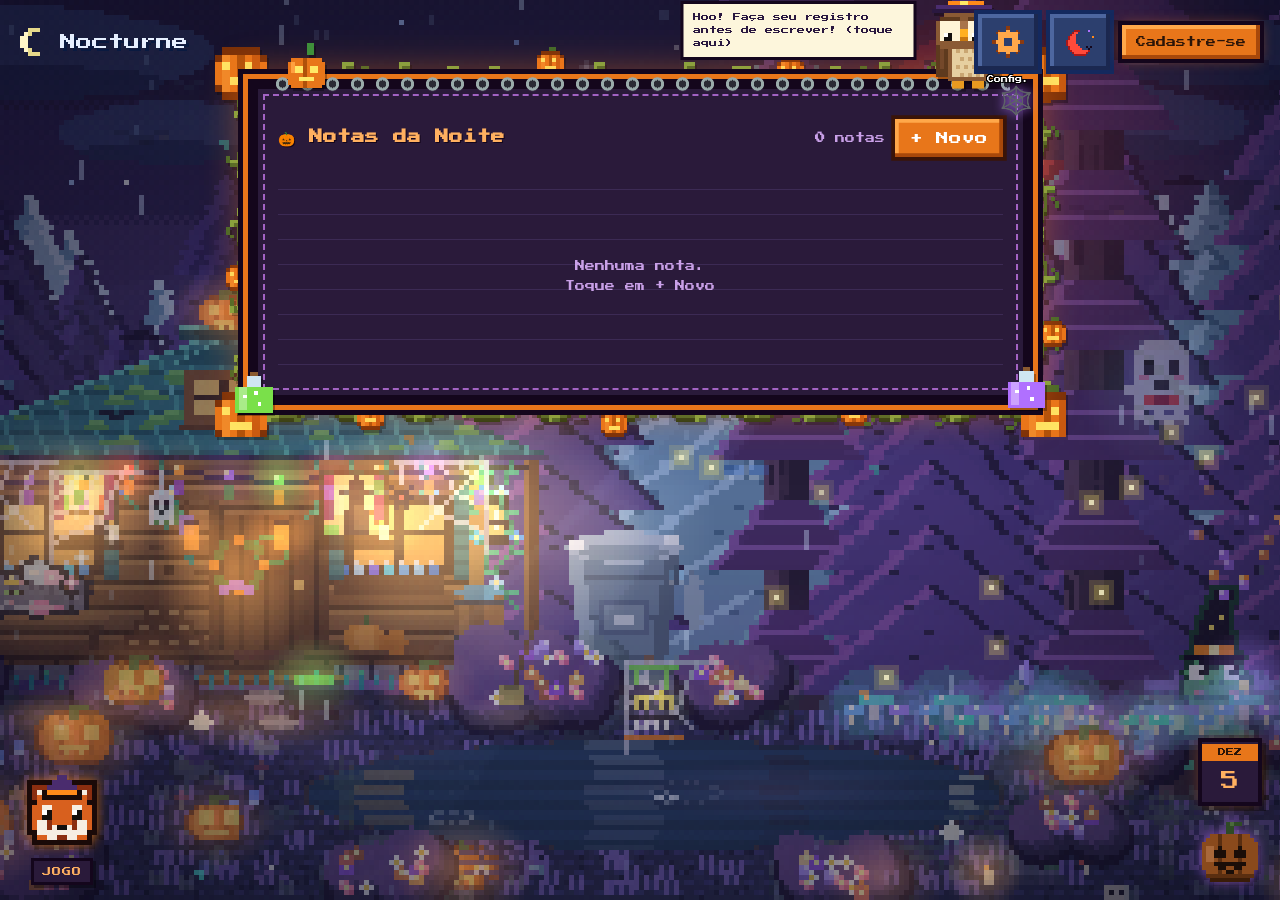
<file: Site do Apa/1Html/halloween.html>
<!DOCTYPE html>
<html lang="pt-BR">

<head>
    <meta charset="utf-8">
    <meta name="viewport" content="width=device-width, initial-scale=1, viewport-fit=cover">
    <title>🎃Nocturne - Halloween</title>
    <link href="https://fonts.googleapis.com/css2?family=Press+Start+2P&display=swap" rel="stylesheet">
    <link rel="stylesheet" href="../2CSS/pagina inicial.css">
</head>

<body class="hwp">
    <canvas id="cv"></canvas>
    <div class="wrap">
        <!-- A coruja (com chapéu de bruxa), as videiras e as abóboras do bloco são criadas pelo JS -->
        <div class="pad"><canvas class="vs" id="v1" width="14" height="16"></canvas><canvas class="vs" id="v2" width="14"
                height="16"></canvas><canvas class="vs" id="v3" width="14" height="16"></canvas>
            <div class="ph">
                <h2>Notas da Noite</h2><span class="cnt"><b id="cnt">0</b> notas</span><button class="nb" id="nw">+
                    Novo</button>
            </div>
            <div class="ml" id="ml"></div>
        </div>
    </div>
    <div class="ed" id="ed">
        <div class="big"><input id="ntt" maxlength="40" placeholder="Título">
            <div class="meta"><span id="dt"></span><span id="ct"></span></div><textarea id="nt" maxlength="8000"
                placeholder="Escreva aqui..."></textarea>
            <div class="bar"><button class="b" id="cl">Fechar</button><button class="b del" id="dl">Excluir</button>
            </div>
        </div>
    </div>
    <header>
        <div class="logo"><canvas id="lg" width="7" height="7"></canvas>Nocturne</div>
        <div class="act">
            <button class="btn alt" id="tg">☾</button>
            <!-- id="rg": o JS leva ao registro (loginouregistro.html) e, depois do cadastro, troca este botão pelo ícone de usuário -->
            <button class="btn" id="rg">Cadastre-se</button>
        </div>
    </header>

    <!-- O botão "Voltar da festividade" (abóbora apagada) é criado pelo halloween.js -->

    <!-- Ordem importa: 1º script principal, 2º Halloween, 3º ativa o modo -->
    <script src="../3Js/paginaincial.js"></script>
    <script src="../3Js/halloween.js"></script>
    <script>setHW(1);</script>
      <script src="../3Js/calendario.js"></script>
       <script src="../3Js/minigame.js"></script>
       <script src="../3Js/recursos.js"></script>
       

</body>

</html>
</file>
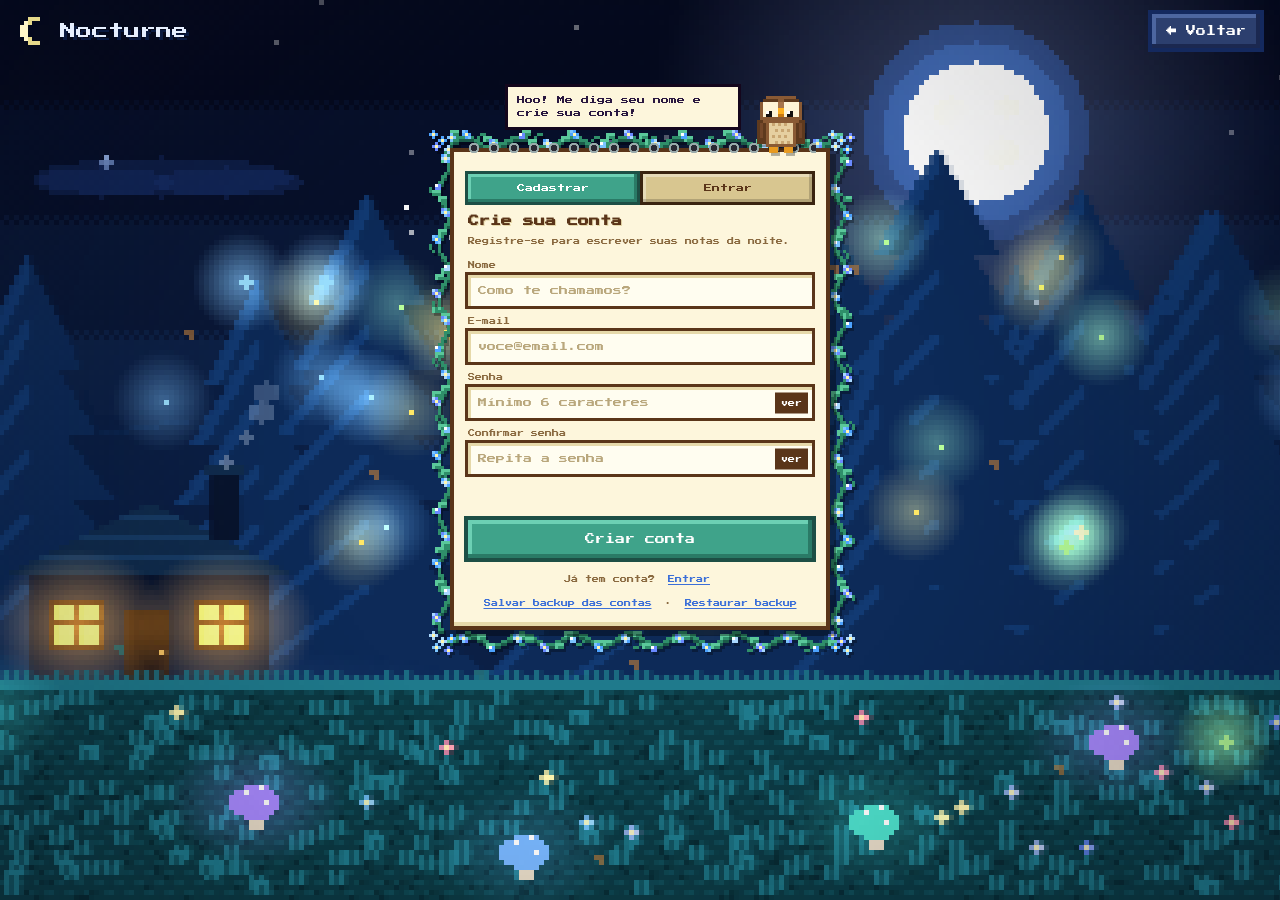
<file: Site do Apa/1Html/loginouregistro.html>
<!DOCTYPE html>
<html lang="pt-BR">

<head>
    <meta charset="utf-8">
    <meta name="viewport" content="width=device-width, initial-scale=1, viewport-fit=cover">
    <title>Nocturne - Registro</title>
    <link href="https://fonts.googleapis.com/css2?family=Press+Start+2P&display=swap" rel="stylesheet">
    <link rel="stylesheet" href="../2CSS/loginouregistro.css">
</head>

<body>
    <canvas id="cv"></canvas>

    <header>
        <div class="logo"><canvas id="lg" width="7" height="7"></canvas>Nocturne</div>
        <div class="act">
            <!-- o JS coloca aqui o link da página de onde o usuário veio -->
            <a class="btn alt" id="bk" href="pagina inicial.html">&larr; Voltar</a>
        </div>
    </header>

    <main class="wrap">
        <!-- A coruja, as videiras (flores azuis / abóboras) e o cenário são criados pelo JS -->
        <section class="card" id="card" data-m="reg">
            <div class="tabs">
                <button type="button" class="tab on" data-m="reg">Cadastrar</button>
                <button type="button" class="tab" data-m="log">Entrar</button>
            </div>

            <h2 id="ttl">Crie sua conta</h2>
            <p class="hint" id="hint">Registre-se para escrever suas notas da noite.</p>

            <form id="frm" novalidate>
                <div class="fld only-reg">
                    <label for="nome">Nome</label>
                    <input id="nome" maxlength="24" autocomplete="nickname" placeholder="Como te chamamos?">
                </div>
                <div class="fld">
                    <label for="email">E-mail</label>
                    <input id="email" type="email" maxlength="60" autocomplete="email" placeholder="voce@email.com">
                </div>
                <div class="fld">
                    <label for="senha">Senha</label>
                    <div class="pw">
                        <input id="senha" type="password" maxlength="40" autocomplete="new-password" placeholder="Mínimo 6 caracteres">
                        <button type="button" class="eye" data-for="senha" aria-label="Mostrar senha">ver</button>
                    </div>
                </div>
                <div class="fld only-reg">
                    <label for="senha2">Confirmar senha</label>
                    <div class="pw">
                        <input id="senha2" type="password" maxlength="40" autocomplete="new-password" placeholder="Repita a senha">
                        <button type="button" class="eye" data-for="senha2" aria-label="Mostrar senha">ver</button>
                    </div>
                </div>

                <p class="err" id="err" role="alert"></p>
                <button class="go" id="go" type="submit">Criar conta</button>
            </form>

            <p class="sw"><span id="swt">Já tem conta?</span> <button type="button" id="swb">Entrar</button></p>
        </section>
    </main>

    <script src="../3Js/loginouregistro.js"></script>
</body>

</html>
</file>
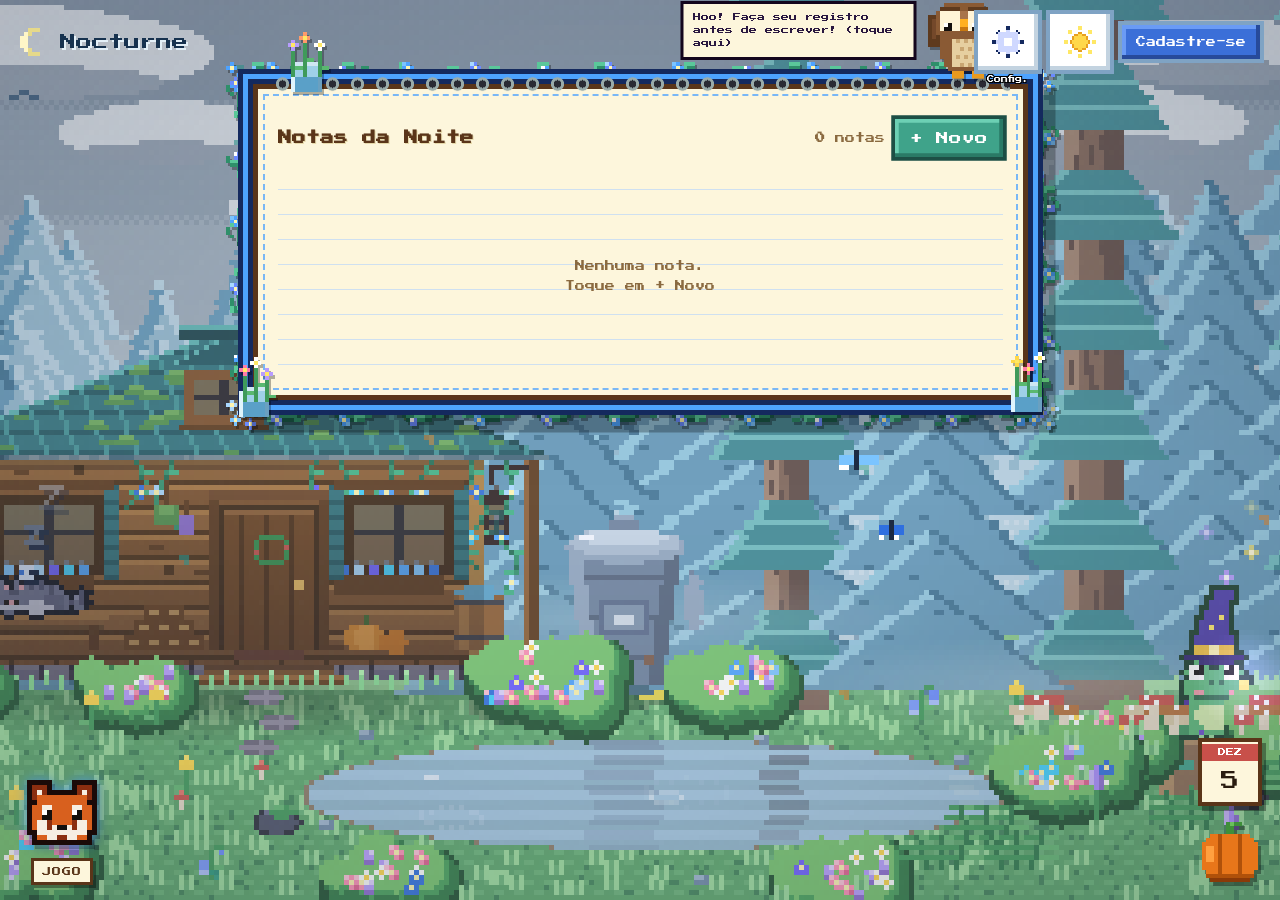
<file: Site do Apa/1Html/pagina inicial.html>
<!DOCTYPE html>
<html lang="pt-BR">

<head>
    <meta charset="utf-8">
    <meta name="viewport" content="width=device-width, initial-scale=1, viewport-fit=cover">
    <title>🌲Nocturne</title>
    <link href="https://fonts.googleapis.com/css2?family=Press+Start+2P&display=swap" rel="stylesheet">
    <link rel="stylesheet" href="../2CSS/pagina inicial.css">
</head>

<body>
    <canvas id="cv"></canvas>
    <div class="wrap">
        <!-- A coruja (sem chapéu) e as videiras de flores azuis são criadas pelo JS -->
        <div class="pad"><canvas class="vs" id="v1" width="14" height="16"></canvas><canvas class="vs" id="v2" width="14"
                height="16"></canvas><canvas class="vs" id="v3" width="14" height="16"></canvas>
            <div class="ph">
                <h2>Notas da Noite</h2><span class="cnt"><b id="cnt">0</b> notas</span><button class="nb" id="nw">+
                    Novo</button>
            </div>
            <div class="ml" id="ml"></div>
        </div>
    </div>
    <div class="ed" id="ed">
        <div class="big"><input id="ntt" maxlength="40" placeholder="Título">
            <div class="meta"><span id="dt"></span><span id="ct"></span></div><textarea id="nt" maxlength="8000"
                placeholder="Escreva aqui..."></textarea>
            <div class="bar"><button class="b" id="cl">Fechar</button><button class="b del" id="dl">Excluir</button>
            </div>
        </div>
    </div>
    <header>
        <div class="logo"><canvas id="lg" width="7" height="7"></canvas>Nocturne</div>
        <div class="act">
            <button class="btn alt" id="tg">☾</button>
            <!-- id="rg": o JS leva ao registro (loginouregistro.html) e, depois do cadastro, troca este botão pelo ícone de usuário -->
            <button class="btn" id="rg">Cadastre-se</button>
        </div>
    </header>

    <!-- Abóbora: leva para a Hora da festividade -->
    <a id="pk" href="halloween.html" title="Hora da festividade" aria-label="Hora da festividade">
        <canvas width="16" height="16"></canvas>
    </a>

    <script src="../3Js/paginaincial.js"></script>
    <script src="../3Js/abobora.js"></script>
    <script src="../3Js/calendario.js"></script>
    <script src="../3Js/minigame.js"></script>
    <script src="../3Js/recursos.js"></script>

</body>

</html>
</file>
<file: Site do Apa/2CSS/pagina inicial.css>
* { box-sizing: border-box; margin: 0 }
html, body { height: 100%; overflow: hidden; background: #050a1f; font-family: 'Press Start 2P', monospace }
#cv { position: fixed; inset: 0; width: 100%; height: 100%; object-fit: cover; object-position: 30% 50%; image-rendering: pixelated }
header { position: fixed; top: 0; left: 0; right: 0; display: flex; justify-content: space-between; align-items: center; padding: 14px 20px; padding-top: calc(14px + env(safe-area-inset-top, 0px)); z-index: 10 }
.logo { display: flex; align-items: center; gap: 12px; color: #e6efff; font-size: 16px; text-shadow: 3px 3px #0a1a40 }
.logo canvas { width: 28px; height: 28px; image-rendering: pixelated }
.act { display: flex; gap: 12px; align-items: center }
.btn { font: inherit; font-size: 10px; color: #fff; background: #3b6fd8; border: 0; padding: 12px 14px; cursor: pointer; box-shadow: inset -4px -4px #274a9a, inset 4px 4px #6a9bf5, 0 0 0 4px #14295e }
.btn.alt { background: #2c3f6e; box-shadow: inset -4px -4px #1b2850, inset 4px 4px #4d669f, 0 0 0 4px #14295e }
.btn:active { transform: translateY(2px) }
.day .logo { color: #17324f; text-shadow: 2px 2px #e4f0f8 }
.day .btn.alt { background: #fff; color: #17324f; box-shadow: inset -4px -4px #c3d3e0, inset 4px 4px #fff, 0 0 0 4px #7fa3c4 }
.day .btn { box-shadow: inset -4px -4px #274a9a, inset 4px 4px #6a9bf5, 0 0 0 4px #7fa3c4 }
.wrap { position: fixed; top: calc(84px + env(safe-area-inset-top, 0px)); left: 0; right: 0; display: flex; justify-content: center; z-index: 5; pointer-events: none }

/* troque a regra .pad (só width e padding mudam) */
.pad { position: relative; pointer-events: auto; width: min(94vw, 620px); background: #fdf6dc; border: 4px solid #5a3519; box-shadow: inset 0 -4px #e6d9aa, 6px 6px 0 rgba(0, 0, 0, .35); padding: 24px 16px 14px }

.pad:before, .big:before { content: ''; position: absolute; top: -11px; left: 10px; right: 10px; height: 14px; background: radial-gradient(circle at 50% 50%, #2a2a34 0 3px, #9aa 3px 5px, transparent 5.5px) 0 0/20px 14px repeat-x }
.pad>canvas { position: absolute; image-rendering: pixelated; filter: drop-shadow(2px 3px 0 rgba(0, 0, 0, .3)) }
.vs { width: 42px; height: 48px }
#v1 { left: -24px; bottom: -18px }
#v2 { right: -24px; bottom: -14px }
#v3 { left: 18px; top: -46px }
.ph { display: flex; align-items: center; gap: 8px; margin-bottom: 6px }

/* títulos e botão */
.ph h2 { font-size: 11px; color: #5a3519; flex: 1; text-shadow: 1px 1px #e6d9aa }
.cnt { font-size: 8px; color: #8a6a40 }
.nb { font: inherit; font-size: 10px; color: #fff; background: #3fa38a; border: 0; padding: 10px 12px; cursor: pointer; box-shadow: inset -3px -3px #2a7a66, inset 3px 3px #6cd0b4, 0 0 0 3px #1d4f45 }
.nb:active, .b:active { transform: translateY(2px) }

/* lista de notas */
.ml { display: flex; gap: 10px; overflow-x: auto; padding: 16px 6px 8px; min-height: 170px; background: repeating-linear-gradient(#fdf6dc 0 19px, #cfe0f0 19px 20px) }
.mini { flex: 0 0 52px; height: 130px; border: 0; cursor: pointer; background: var(--c); box-shadow: inset -3px 0 rgba(0, 0, 0, .25), inset 3px 3px rgba(255, 255, 255, .3), 0 0 0 3px #3a2410; color: #fff; font: inherit; padding: 10px 0 6px; display: flex; justify-content: center; transition: transform .15s }
.mini:hover { transform: translateY(-5px) }
.mini .mt { writing-mode: vertical-rl; font-size: 9px; max-height: 108px; overflow: hidden; text-shadow: 1px 1px rgba(0, 0, 0, .4) }
.mini.new { animation: pop .5s }
@keyframes pop { 0% { transform: scale(0) translateY(20px) } 70% { transform: scale(1.15) } 100% { transform: none } }
.empty { font-size: 8px; line-height: 16px; color: #8a6a40; align-self: center; text-align: center; width: 100% }
.ed { position: fixed; inset: 0; z-index: 20; display: flex; align-items: flex-start; justify-content: center; padding: calc(70px + env(safe-area-inset-top, 0px)) 12px 12px; background: rgba(5, 10, 31, .6); opacity: 0; pointer-events: none; transition: opacity .2s }
.ed.on { opacity: 1; pointer-events: auto }
.big { position: relative; width: min(94vw, 560px); height: min(76vh, 520px); display: flex; flex-direction: column; background: #fdf6dc; border: 4px solid #5a3519; box-shadow: inset 0 -4px #e6d9aa, 8px 8px 0 rgba(0, 0, 0, .4); padding: 20px 16px 12px; transform: translateY(-30px) scale(.4); transform-origin: 50% 0; transition: transform .25s cubic-bezier(.2, 1.2, .4, 1) }
.ed.on .big { transform: none }
.big input { font: inherit; font-size: 11px; border: 0; border-bottom: 3px solid #5a3519; background: transparent; color: #5a3519; padding: 4px 0; outline: 0 }
.meta { display: flex; justify-content: space-between; font-size: 7px; color: #8a6a40; margin: 6px 0 }
.big textarea { flex: 1; resize: none; border: 0; outline: 0; background: repeating-linear-gradient(#fdf6dc 0 21px, #cfe0f0 21px 22px); font: 10px/22px 'Press Start 2P', monospace; color: #2a1c10 }
.bar { display: flex; gap: 10px; justify-content: space-between; margin-top: 10px }
.b { font: inherit; font-size: 9px; color: #fff; background: #3b6fd8; border: 0; padding: 10px 12px; cursor: pointer; box-shadow: inset -3px -3px #274a9a, inset 3px 3px #6a9bf5, 0 0 0 3px #14295e }
.b.del { background: #c8504a; box-shadow: inset -3px -3px #8a2a26, inset 3px 3px #e88a84, 0 0 0 3px #4a1210 }

/* ============ CORUJA / REGISTRO ============ */
/* corujas antigas (canvas #ow e #ow2) escondidas: a coruja viva é desenhada pelo paginaincial.js */
#ow, #ow2 { display: none !important }
/* botão de cadastro pulsa quando a coruja pede o registro */
.pulse { animation: regp .6s ease-in-out 4 }
@keyframes regp { 50% { transform: translateY(-5px) scale(1.1) } }
/* ícone do usuário registrado */
#usr { display: flex; align-items: center; justify-content: center }

/* ============ HALLOWEEN ============ */
/* abóbora acesa (página inicial) -> leva para a Hora da festividade */
#pk { position: fixed; right: 18px; bottom: calc(18px + env(safe-area-inset-bottom, 0px)); width: 64px; height: 64px; z-index: 15; display: block; cursor: pointer; background: none; border: 0; transition: transform .15s }
#pk canvas { width: 100%; height: 100%; image-rendering: pixelated; filter: drop-shadow(3px 4px 0 rgba(0, 0, 0, .35)) }
#pk:hover { transform: translateY(-4px) rotate(-4deg) }
#pk.lit canvas { filter: drop-shadow(0 0 10px rgba(255, 150, 40, .9)) drop-shadow(3px 4px 0 rgba(0, 0, 0, .35)) }
/* na página do Halloween, esconde a abóbora criada pelo abobora.js */
.hwp #pk { display: none }
/* abóbora apagada (página do Halloween) -> Voltar da festividade */
#bk { position: fixed; right: 18px; bottom: calc(18px + env(safe-area-inset-bottom, 0px)); width: 64px; height: 64px; z-index: 15; display: block; cursor: pointer; transition: transform .15s }
#bk canvas { width: 100%; height: 100%; image-rendering: pixelated; filter: drop-shadow(3px 4px 0 rgba(0, 0, 0, .35)) }
#bk:hover { transform: translateY(-4px) rotate(4deg) }
#bk:hover:after { content: 'Voltar da festividade'; position: absolute; right: 0; bottom: 76px; white-space: nowrap; font-size: 8px; color: #fff; background: #2c3f6e; padding: 8px 10px; box-shadow: 0 0 0 3px #14295e }

/* ===== Bloco de notas decorado (modo Halloween) ===== */
.hw .pad { background: #2a1a3a; border-color: #14061c; box-shadow: inset 0 -4px #1c1028, 0 0 18px rgba(255, 120, 30, .35), 6px 6px 0 rgba(0, 0, 0, .45); animation: hwglow 3s ease-in-out infinite alternate }
@keyframes hwglow {
  from { box-shadow: inset 0 -4px #1c1028, 0 0 12px rgba(255, 120, 30, .25), 6px 6px 0 rgba(0, 0, 0, .45) }
  to { box-shadow: inset 0 -4px #1c1028, 0 0 24px rgba(255, 120, 30, .5), 6px 6px 0 rgba(0, 0, 0, .45) }
}
.hw .ph h2 { color: #ffb060; text-shadow: 1px 1px #14061c }
.hw .ph h2:before { content: '🎃 ' }
.hw .cnt { color: #c9a0e8 }
.hw .ml { background: repeating-linear-gradient(#2a1a3a 0 19px, #3c2a54 19px 20px) }
.hw .empty { color: #c9a0e8 }
.hw .pad:after { content: '🕸️'; position: absolute; top: -6px; right: -8px; font-size: 22px; filter: drop-shadow(0 0 4px #b070ff); pointer-events: none }
.hw .mini { box-shadow: inset -3px 0 rgba(0, 0, 0, .25), inset 3px 3px rgba(255, 255, 255, .3), 0 0 0 3px #14061c, 0 0 8px rgba(255, 140, 40, .5) }
.hw .mini:hover { box-shadow: inset -3px 0 rgba(0, 0, 0, .25), inset 3px 3px rgba(255, 255, 255, .3), 0 0 0 3px #14061c, 0 0 14px rgba(255, 140, 40, .9) }
.hw .nb { background: #e8761a; box-shadow: inset -3px -3px #a8480a, inset 3px 3px #ffa84a, 0 0 0 3px #3a1408 }
.hw .nb:hover { filter: brightness(1.15) }
/* editor */
.hw .big { background: #2a1a3a; border-color: #14061c; box-shadow: inset 0 -4px #1c1028, 0 0 24px rgba(255, 120, 30, .4), 8px 8px 0 rgba(0, 0, 0, .5) }
.hw .big:after { content: '👻'; position: absolute; top: -14px; right: 14px; font-size: 16px; pointer-events: none }
.hw .big input { color: #ffb060; border-bottom-color: #e8761a }
.hw .big input::placeholder { color: #8a6aa8 }
.hw .meta { color: #c9a0e8 }
.hw .big textarea { background: repeating-linear-gradient(#2a1a3a 0 21px, #3c2a54 21px 22px); color: #f0e0ff; caret-color: #ff9a2a }
.hw .big textarea::placeholder { color: #8a6aa8 }
.hw ::selection { background: #e8761a; color: #fff }
</file>
<file: Site do Apa/2CSS/loginouregistro.css>
* { box-sizing: border-box; margin: 0 }
html, body { height: 100%; overflow: hidden; background: #050a1f; font-family: 'Press Start 2P', monospace }
html.hw, html.hw body { background: #1b0d30 }
#cv { position: fixed; inset: 0; width: 100%; height: 100%; object-fit: cover; object-position: 30% 50%; image-rendering: pixelated }

/* ===== cabeçalho ===== */
header { position: fixed; top: 0; left: 0; right: 0; display: flex; justify-content: space-between; align-items: center; padding: 14px 20px; padding-top: calc(14px + env(safe-area-inset-top, 0px)); z-index: 10 }
.logo { display: flex; align-items: center; gap: 12px; color: #e6efff; font-size: 16px; text-shadow: 3px 3px #0a1a40 }
.logo canvas { width: 28px; height: 28px; image-rendering: pixelated }
.act { display: flex; gap: 12px; align-items: center }
.btn { font: inherit; font-size: 10px; color: #fff; background: #3b6fd8; border: 0; padding: 12px 14px; cursor: pointer; text-decoration: none; display: inline-block; box-shadow: inset -4px -4px #274a9a, inset 4px 4px #6a9bf5, 0 0 0 4px #14295e }
.btn.alt { background: #2c3f6e; box-shadow: inset -4px -4px #1b2850, inset 4px 4px #4d669f, 0 0 0 4px #14295e }
.btn:active { transform: translateY(2px) }

/* ===== cartão (bloco de notas) ===== */
.wrap { position: fixed; top: calc(84px + env(safe-area-inset-top, 0px)); bottom: 0; left: 0; right: 0; display: flex; justify-content: center; align-items: flex-start; padding: 64px 14px 44px; overflow-y: auto; z-index: 5; animation: rise .5s cubic-bezier(.2, 1.2, .4, 1) }
@keyframes rise { from { opacity: 0; transform: translateY(24px) } to { opacity: 1; transform: none } }
.card { position: relative; width: min(88vw, 380px); background: #fdf6dc; border: 4px solid #5a3519; box-shadow: inset 0 -4px #e6d9aa, 6px 6px 0 rgba(0, 0, 0, .35); padding: 22px 14px 14px }
.card:before { content: ''; position: absolute; top: -11px; left: 10px; right: 10px; height: 14px; background: radial-gradient(circle at 50% 50%, #2a2a34 0 3px, #9aa 3px 5px, transparent 5.5px) 0 0/20px 14px repeat-x }
.card.shake { animation: shake .4s }
@keyframes shake { 20%, 60% { transform: translateX(-6px) } 40%, 80% { transform: translateX(6px) } }

/* abas = lombadas de caderno */
.tabs { display: flex; gap: 6px; margin: 0 0 14px }
.tab { flex: 1; font: inherit; font-size: 8px; padding: 10px 6px; border: 0; cursor: pointer; color: #5a3519; background: #d8c690; box-shadow: inset -3px -3px rgba(0, 0, 0, .18), inset 3px 3px rgba(255, 255, 255, .35), 0 0 0 3px #3a2410 }
.tab.on { color: #fff; background: #3fa38a; box-shadow: inset -3px -3px #2a7a66, inset 3px 3px #6cd0b4, 0 0 0 3px #1d4f45 }
.tab:not(.on):hover { transform: translateY(-2px) }

h2 { font-size: 11px; color: #5a3519; text-shadow: 1px 1px #e6d9aa; margin-bottom: 8px }
.hint { font-size: 7px; line-height: 13px; color: #8a6a40; margin-bottom: 14px }

/* campos */
.fld { margin-bottom: 12px }
label { display: block; font-size: 7px; color: #8a6a40; margin-bottom: 6px }
input { width: 100%; font: inherit; font-size: 9px; color: #2a1c10; background: #fffdf0; border: 0; padding: 11px 10px; outline: 0; box-shadow: inset 3px 3px #e6d9aa, 0 0 0 3px #5a3519 }
input::placeholder { color: #b9a77c }
input:focus { box-shadow: inset 3px 3px #e6d9aa, 0 0 0 3px #3fa38a, 0 0 10px rgba(63, 163, 138, .6) }
.pw { position: relative }
.pw input { padding-right: 52px }
.eye { position: absolute; right: 4px; top: 50%; transform: translateY(-50%); font: inherit; font-size: 7px; color: #fff; background: #5a3519; border: 0; padding: 7px 6px; cursor: pointer }
.eye:hover { filter: brightness(1.2) }

.err { min-height: 26px; font-size: 7px; line-height: 13px; color: #c8504a; margin: 2px 0 8px }
.go { width: 100%; font: inherit; font-size: 10px; color: #fff; background: #3fa38a; border: 0; padding: 14px; cursor: pointer; box-shadow: inset -4px -4px #2a7a66, inset 4px 4px #6cd0b4, 0 0 0 4px #1d4f45 }
.go:hover { filter: brightness(1.12) }
.go:active { transform: translateY(2px) }
.go:disabled { filter: grayscale(.6); cursor: default }
.sw { text-align: center; font-size: 7px; color: #8a6a40; margin-top: 14px; line-height: 14px }
.sw button { font: inherit; font-size: 7px; color: #3b6fd8; background: none; border: 0; cursor: pointer; text-decoration: underline }
.sw button:hover { color: #274a9a }

/* login: esconde campos só do cadastro */
.card[data-m=log] .only-reg { display: none }

/* ===== tema HALLOWEEN (quando o usuário veio da página do Halloween) ===== */
.hw .card { background: #2a1a3a; border-color: #14061c; box-shadow: inset 0 -4px #1c1028, 0 0 18px rgba(255, 120, 30, .35), 6px 6px 0 rgba(0, 0, 0, .45); animation: hwglow 3s ease-in-out infinite alternate }
@keyframes hwglow { from { box-shadow: inset 0 -4px #1c1028, 0 0 12px rgba(255, 120, 30, .25), 6px 6px 0 rgba(0, 0, 0, .45) } to { box-shadow: inset 0 -4px #1c1028, 0 0 24px rgba(255, 120, 30, .5), 6px 6px 0 rgba(0, 0, 0, .45) } }
.hw .card:after { content: '🕸️'; position: absolute; top: -6px; right: -8px; font-size: 22px; filter: drop-shadow(0 0 4px #b070ff); pointer-events: none }
.hw h2 { color: #ffb060; text-shadow: 1px 1px #14061c }
.hw h2:before { content: '🎃 ' }
.hw .hint, .hw label, .hw .sw { color: #c9a0e8 }
.hw .tab { color: #c9a0e8; background: #3c2a54; box-shadow: inset -3px -3px rgba(0, 0, 0, .3), inset 3px 3px rgba(255, 255, 255, .15), 0 0 0 3px #14061c }
.hw .tab.on { color: #2a1408; background: #e8761a; box-shadow: inset -3px -3px #a8480a, inset 3px 3px #ffa84a, 0 0 0 3px #3a1408 }
.hw input { color: #f0e0ff; background: #1c1028; box-shadow: inset 3px 3px #0e0718, 0 0 0 3px #14061c }
.hw input::placeholder { color: #8a6aa8 }
.hw input:focus { box-shadow: inset 3px 3px #0e0718, 0 0 0 3px #e8761a, 0 0 12px rgba(255, 120, 30, .7) }
.hw .eye { background: #6a3a9c }
.hw .err { color: #ff8a6a }
.hw .go { color: #2a1408; background: #e8761a; box-shadow: inset -4px -4px #a8480a, inset 4px 4px #ffa84a, 0 0 0 4px #3a1408 }
.hw .sw button { color: #ffb060 }
.hw .sw button:hover { color: #ffd080 }
.hw .logo { text-shadow: 3px 3px #14061c }
.hw .btn.alt { color: #ffb060; background: #3a1c5a; box-shadow: inset -4px -4px #1c0a30, inset 4px 4px #6a3a9c, 0 0 0 4px #14061c, 0 0 14px rgba(255, 120, 30, .45) }
.hw ::selection { background: #e8761a; color: #fff }
</file>
